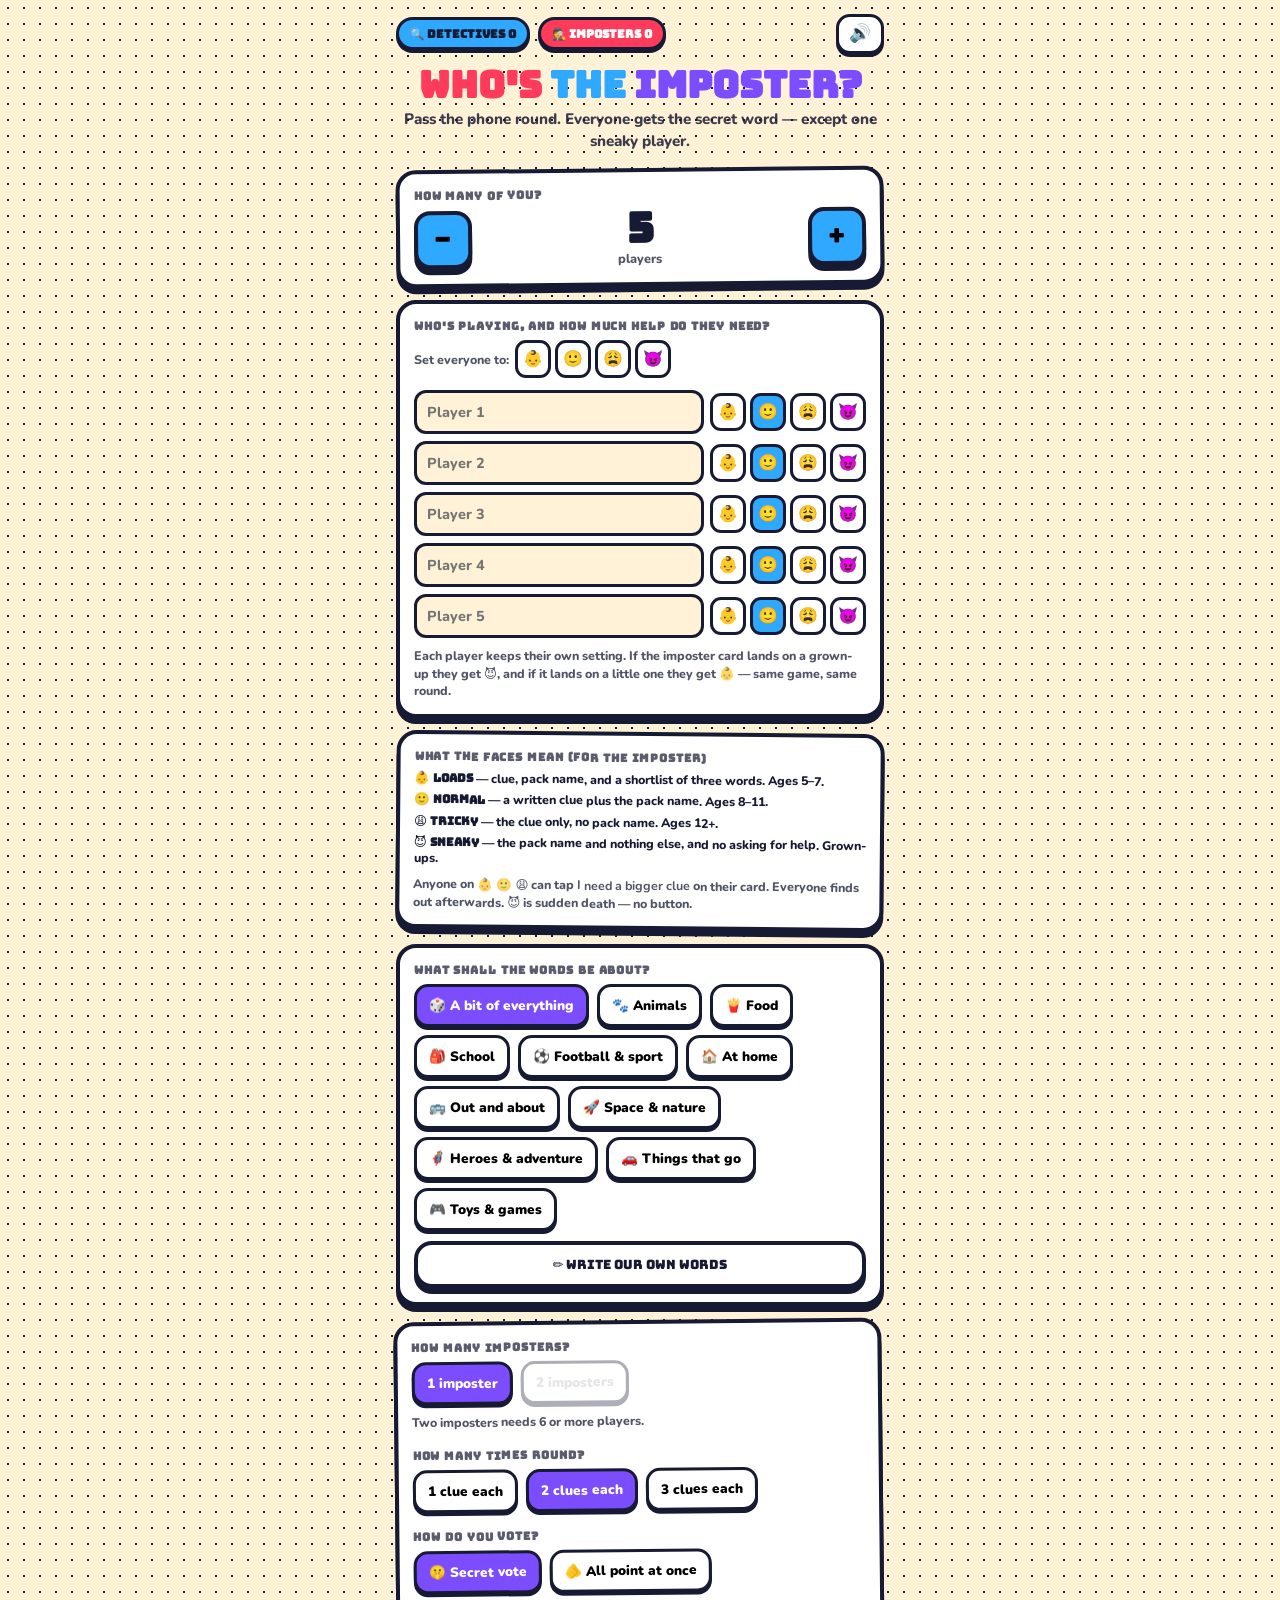
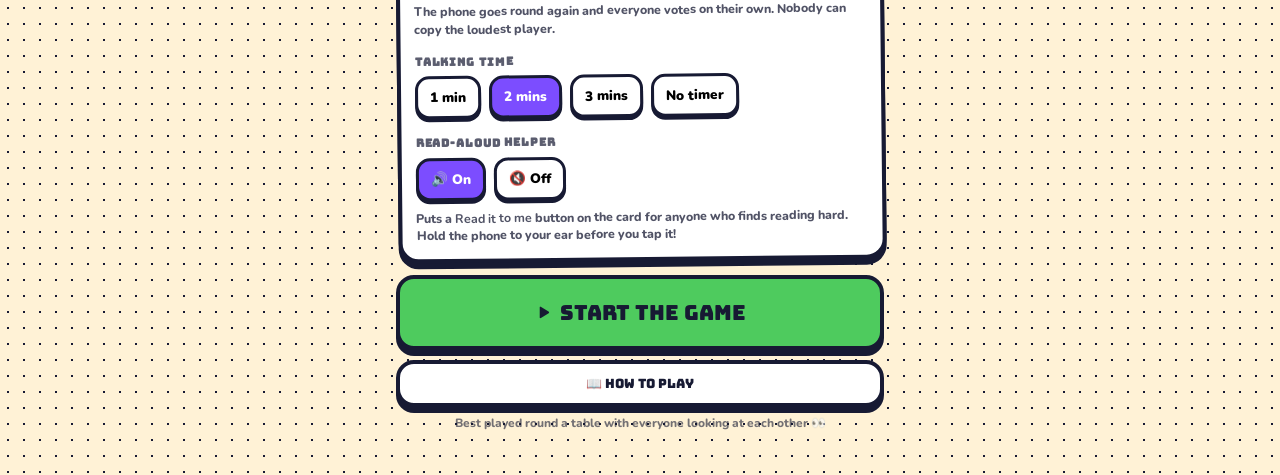
<file: index.html>
<!DOCTYPE html>
<html lang="en-GB">
<head>
<meta charset="utf-8">
<meta name="viewport" content="width=device-width, initial-scale=1, viewport-fit=cover">
<title>Who's the Imposter? — Party Game</title>
<link rel="preconnect" href="https://fonts.googleapis.com">
<link rel="preconnect" href="https://fonts.gstatic.com" crossorigin>
<link href="https://fonts.googleapis.com/css2?family=Bungee&family=Nunito:wght@700;800;900&display=swap" rel="stylesheet">
<link rel="stylesheet" href="style.css">
</head>
<body>
<div class="app">

  <div class="topbar">
    <div class="scores">
      <span class="chip detectives">🔍 DETECTIVES <span id="scoreCrew">0</span></span>
      <span class="chip imposters">🕵️ IMPOSTERS <span id="scoreImp">0</span></span>
    </div>
    <button class="icon-btn" id="soundBtn" aria-label="Turn sound off">🔊</button>
  </div>

  <section class="screen is-active" id="s-home">
    <h1><span class="l1">WHO'S</span> <span class="l2">THE</span> <span class="l3">IMPOSTER?</span></h1>
    <p class="sub">Pass the phone round. Everyone gets the secret word — except one sneaky player.</p>

    <div class="panel tilt">
      <p class="eyebrow">HOW MANY OF YOU?</p>
      <div class="stepper">
        <button class="step-btn" id="minusPlayers" aria-label="Fewer players">–</button>
        <div><div class="step-val" id="playerCount">5</div><div class="step-lbl">players</div></div>
        <button class="step-btn" id="plusPlayers" aria-label="More players">+</button>
      </div>
    </div>

    <div class="panel">
      <p class="eyebrow">WHO'S PLAYING, AND HOW MUCH HELP DO THEY NEED?</p>
      <div class="setall"><span>Set everyone to:</span><div class="lvlset" id="setAll">
        <button class="lvl" data-level="1" aria-label="Everyone: loads of help">👶</button>
        <button class="lvl" data-level="2" aria-label="Everyone: normal help">🙂</button>
        <button class="lvl" data-level="3" aria-label="Everyone: tricky">😩</button>
        <button class="lvl" data-level="4" aria-label="Everyone: sneaky">😈</button>
      </div></div>
      <div id="playerRows"></div>
      <p class="note">Each player keeps their own setting. If the imposter card lands on a grown-up they get 😈, and if it lands on a little one they get 👶 — same game, same round.</p>
    </div>

    <div class="panel tilt-r">
      <p class="eyebrow">WHAT THE FACES MEAN (FOR THE IMPOSTER)</p>
      <div class="keyline">
        <div>👶 <b>LOADS</b> — clue, pack name, and a shortlist of three words. Ages 5–7.</div>
        <div>🙂 <b>NORMAL</b> — a written clue plus the pack name. Ages 8–11.</div>
        <div>😩 <b>TRICKY</b> — the clue only, no pack name. Ages 12+.</div>
        <div>😈 <b>SNEAKY</b> — the pack name and nothing else, and no asking for help. Grown-ups.</div>
      </div>
      <p class="note">Anyone on 👶 🙂 😩 can tap <b>I need a bigger clue</b> on their card. Everyone finds out afterwards. 😈 is sudden death — no button.</p>
    </div>

    <div class="panel">
      <p class="eyebrow">WHAT SHALL THE WORDS BE ABOUT?</p>
      <div class="pills" id="catPills"></div>
      <button class="btn ghost small" id="customBtn" style="margin-top:10px">✏️ Write our own words</button>
    </div>

    <div class="panel tilt">
      <p class="eyebrow">HOW MANY IMPOSTERS?</p>
      <div class="pills" id="impPills"><button class="pill on" data-imp="1">1 imposter</button><button class="pill" data-imp="2">2 imposters</button></div>
      <p class="note" id="impNote">Two imposters needs 6 or more players.</p>

      <p class="eyebrow" style="margin-top:16px">HOW MANY TIMES ROUND?</p>
      <div class="pills" id="roundPills"><button class="pill" data-rounds="1">1 clue each</button><button class="pill on" data-rounds="2">2 clues each</button><button class="pill" data-rounds="3">3 clues each</button></div>

      <p class="eyebrow" style="margin-top:16px">HOW DO YOU VOTE?</p>
      <div class="pills" id="votePills"><button class="pill on" data-vote="secret">🤫 Secret vote</button><button class="pill" data-vote="quick">🫵 All point at once</button></div>
      <p class="note" id="voteNote"></p>

      <p class="eyebrow" style="margin-top:16px">TALKING TIME</p>
      <div class="pills" id="timePills"><button class="pill" data-time="60">1 min</button><button class="pill on" data-time="120">2 mins</button><button class="pill" data-time="180">3 mins</button><button class="pill" data-time="0">No timer</button></div>

      <p class="eyebrow" style="margin-top:16px">READ-ALOUD HELPER</p>
      <div class="pills" id="readPills"><button class="pill on" data-read="1">🔊 On</button><button class="pill" data-read="0">🔇 Off</button></div>
      <p class="note">Puts a <b>Read it to me</b> button on the card for anyone who finds reading hard. Hold the phone to your ear before you tap it!</p>
    </div>

    <button class="btn green" id="startBtn" style="font-size:1.3rem;padding:20px">▶ START THE GAME</button>
    <div style="height:10px"></div>
    <div class="btn-row"><button class="btn ghost small" id="rulesBtn">📖 How to play</button><button class="btn ghost small hidden" id="scoreBtn">🏆 Scoreboard</button></div>
    <footer>Best played round a table with everyone looking at each other 👀</footer>
  </section>

  <section class="screen" id="s-rules">
    <h2>📖 How to play</h2>
    <div class="panel"><ol class="rules-list">
      <li>Pass the phone round. Everyone taps the pack to see their own secret word — <b>keep it hidden!</b></li>
      <li>One player is the <b>imposter</b>. They don't get the word, they get a clue about it instead.</li>
      <li>Take turns saying <b>one word</b> about your secret word. Never say the word itself.</li>
      <li>Go round as many times as you chose, then everyone votes.</li>
      <li>Stuck as the imposter? Tap <b>I need a bigger clue</b> on your card. Everyone finds out afterwards.</li>
      <li><b>Detectives win</b> if they catch the imposter. <b>Imposter wins</b> if they get away — or if they're caught but can still guess the secret word.</li>
    </ol></div>
    <div class="panel tilt-r"><p class="eyebrow">POINTS</p><div class="keyline"><div><b>+1</b> — you voted for an imposter</div><div><b>+2</b> — you were the imposter and got away with it</div><div><b>+1</b> — you were caught, but guessed the secret word</div></div></div>
    <div class="panel"><p class="eyebrow">GOOD CLUES / BAD CLUES</p><p style="margin:0">Secret word is <b>Goalkeeper</b>. A good clue is “gloves”. A rubbish clue is “football” — it's so obvious the imposter can just copy it.</p></div>
    <button class="btn blue" id="rulesBack">← Back</button>
  </section>

  <section class="screen" id="s-custom">
    <h2>✏️ Our own words</h2>
    <div class="panel"><p>One per line, like this:</p><p style="font-family:var(--display);font-size:.8rem;margin:0 0 10px">GRANDMA'S DOG | A pet somebody in this room knows</p><p style="margin:0">The bit after the <b>|</b> is the clue the imposter gets. Keep it clear but don't give it away.</p></div>
    <div class="panel tilt"><textarea class="pad" id="customText" spellcheck="false" placeholder="Grandma's dog | A pet somebody in this room knows
Our caravan | Somewhere this family has stayed
Dad's snoring | A noise you hear at home"></textarea><p class="note" id="customCount">0 words ready</p><div class="btn-row" style="margin-top:10px"><button class="btn small ghost" id="customExample">💡 Example</button><button class="btn small ghost" id="customClear">🧹 Clear</button></div></div>
    <div class="panel tilt-r"><p class="note" style="margin:0">These words only last until you close the page. Copy the text somewhere safe and paste it back next time.</p></div>
    <button class="btn green" id="customSave">✔ USE THESE WORDS</button><div style="height:10px"></div><button class="btn ghost small" id="customBack">← Back without saving</button>
  </section>

  <section class="screen" id="s-scores"><h2>🏆 Scoreboard</h2><div class="panel" id="boardPanel"></div><button class="btn blue" id="scoresBack">← Back</button><div style="height:10px"></div><button class="btn ghost small" id="resetScoreBtn">🧹 Reset everything to zero</button></section>

  <section class="screen" id="s-reveal"><div class="pass"><p class="eyebrow">PASS THE PHONE TO</p><div class="who" id="passName">Player 1</div></div><div class="pack" id="pack"><div class="pack-inner"><div class="pack-face pack-front" id="packFront" role="button" tabindex="0" aria-label="Tap to open your pack"><div class="q">?</div><div class="tap">TAP TO OPEN</div><div class="tiny">Make sure nobody else can see the screen!</div></div><div class="pack-face pack-back"><div class="role-label" id="roleLabel">YOUR SECRET WORD</div><div id="roleBody"></div></div></div></div><button class="btn blue hidden" id="nextPlayerBtn">🙈 HIDE &amp; PASS ON →</button></section>

  <section class="screen" id="s-play"><div style="text-align:center"><span class="roundpill" id="roundPill">CLUE ROUND 1 OF 2</span></div><h2>🗣️ Say your clue</h2><div class="panel"><p style="margin:0">Go round in this order. Say <b>one word</b> about the secret word — don't say the word itself!</p></div><div class="panel tilt"><p class="eyebrow">TURN ORDER</p><ol class="order" id="orderList"></ol></div><div class="panel tilt-r" id="timerPanel"><div class="clock" id="clock">2:00</div><div class="btn-row"><button class="btn small green" id="timerStart">▶ START</button><button class="btn small ghost" id="timerReset">↺ RESET</button></div></div><button class="btn red" id="nextPhaseBtn">🗳️ TIME TO VOTE</button></section>

  <section class="screen" id="s-vote"><h2>🗳️ Who's the imposter?</h2><div class="panel"><p style="margin:0" id="voteHint"></p></div><div class="vote-grid" id="voteGrid"></div><div style="height:14px"></div><button class="btn red" id="revealBtn" disabled>👀 REVEAL THE TRUTH</button></section>

  <section class="screen" id="s-ballot"><div class="pass"><p class="eyebrow">PASS THE PHONE TO</p><div class="who" id="ballotName">Player 1</div></div><div class="panel" id="ballotAsk"><p style="margin:0">Who do you think it is? Nobody else will see your answer.</p></div><div class="vote-grid" id="ballotGrid"></div><div class="panel tilt hidden" id="ballotLock"><div class="lockbox"><div class="big">🔒</div><p style="margin:10px 0 0">Vote locked in.</p></div></div><div style="height:14px"></div><button class="btn blue hidden" id="ballotNext">🙈 HIDE &amp; PASS ON →</button></section>

  <section class="screen" id="s-tie"><div class="banner lose">🤝 IT'S A TIE!</div><div class="panel"><div id="tieTally"></div></div><button class="btn green" id="tieAgain">🔁 EVERYONE VOTE AGAIN</button><div style="height:10px"></div><button class="btn ghost small" id="tieNobody">🤷 Nobody gets caught</button></section>

  <section class="screen" id="s-result"><div class="banner" id="resultBanner"></div><div class="panel"><div class="fact"><span>The secret word was</span><b id="rWord"></b></div><div class="fact"><span>The imposter was</span><b id="rImp"></b></div><div class="fact"><span>Voted out</span><b id="rVote"></b></div><div class="fact hidden" id="rHelpRow"><span>Asked for a bigger clue</span><b id="rHelp"></b></div></div><div class="panel tilt hidden" id="tallyPanel"><p class="eyebrow">HOW EVERYONE VOTED</p><div id="resultTally"></div></div><div class="panel tilt-r hidden" id="guessPanel"><p class="eyebrow">LAST CHANCE FOR THE IMPOSTER</p><p id="guessPrompt"></p><div class="btn-row"><button class="btn small green" id="guessYes">✅ GOT IT RIGHT</button><button class="btn small ghost" id="guessNo">❌ GOT IT WRONG</button></div></div><div class="panel hidden" id="resultBoard"><p class="eyebrow">SCOREBOARD</p><div id="boardRows"></div></div><div id="resultActions" class="hidden"><button class="btn green" id="nextRoundBtn">🔁 NEXT ROUND (same players)</button><div style="height:10px"></div><button class="btn ghost small" id="newGameBtn">🏠 Back to the start</button></div></section>

</div>
<script src="packs.js"></script>
<script src="app.js"></script>
</body>
</html>
</file>
<file: style.css>
/* ---------- tokens ---------- */
:root{
  --ink:#171A33;
  --paper:#FFF2D6;
  --strawberry:#FF3B5C;
  --sunshine:#FFC93C;
  --sky:#2FA8FF;
  --lime:#4ECB5E;
  --grape:#7C4DFF;
  --display:'Bungee','Trebuchet MS',system-ui,sans-serif;
  --body:'Nunito','Trebuchet MS',system-ui,sans-serif;
  --line:4px solid var(--ink);
  --pop:0 6px 0 var(--ink);
}
*{box-sizing:border-box;-webkit-tap-highlight-color:transparent}
html,body{margin:0;padding:0}
body{
  font-family:var(--body);font-weight:800;color:var(--ink);
  background-color:var(--paper);
  background-image:radial-gradient(var(--ink) 1.4px, transparent 1.5px);
  background-size:16px 16px;
  min-height:100dvh;padding:env(safe-area-inset-top) 0 env(safe-area-inset-bottom);
}
.app{max-width:520px;margin:0 auto;padding:14px 16px 44px}
.topbar{display:flex;align-items:center;gap:8px;margin-bottom:12px}
.scores{display:flex;gap:8px;flex:1;flex-wrap:wrap}
.chip{font-family:var(--display);font-size:.72rem;border:3px solid var(--ink);border-radius:999px;padding:6px 11px;background:#fff;box-shadow:0 3px 0 var(--ink);white-space:nowrap}
.chip.detectives{background:var(--sky)}
.chip.imposters{background:var(--strawberry);color:#fff}
.icon-btn{font-size:1.1rem;line-height:1;background:#fff;border:3px solid var(--ink);border-radius:14px;padding:8px 10px;box-shadow:0 3px 0 var(--ink);cursor:pointer}
.icon-btn:active{transform:translateY(3px);box-shadow:none}
h1{font-family:var(--display);font-size:clamp(1.6rem,8vw,2.3rem);line-height:1.05;margin:0 0 4px;text-align:center}
h1 .l1{color:var(--strawberry)}h1 .l2{color:var(--sky)}h1 .l3{color:var(--grape)}
h2{font-family:var(--display);font-size:1.15rem;margin:0 0 10px;line-height:1.2}
.sub{text-align:center;font-size:.95rem;margin:0 0 16px;opacity:.85}
.eyebrow{font-family:var(--display);font-size:.7rem;letter-spacing:.08em;opacity:.7;margin:0 0 6px}
p{margin:0 0 10px;line-height:1.45}
.note{font-size:.78rem;opacity:.75;margin:9px 0 0;line-height:1.4}
.panel{background:#fff;border:var(--line);border-radius:20px;padding:14px;margin-bottom:14px;box-shadow:var(--pop)}
.panel.tilt{transform:rotate(-.6deg)}
.panel.tilt-r{transform:rotate(.5deg)}
.btn{display:block;width:100%;font-family:var(--display);font-size:1rem;color:var(--ink);background:var(--sunshine);border:var(--line);border-radius:18px;padding:16px 18px;box-shadow:var(--pop);cursor:pointer;text-align:center;transition:transform .08s ease,box-shadow .08s ease}
.btn:active{transform:translateY(6px);box-shadow:0 0 0 var(--ink)}
.btn.blue{background:var(--sky)}
.btn.green{background:var(--lime)}
.btn.red{background:var(--strawberry);color:#fff}
.btn.ghost{background:#fff}
.btn.small{font-size:.8rem;padding:11px 12px}
.btn[disabled]{opacity:.4;pointer-events:none}
.btn-row{display:flex;gap:10px}
.btn-row .btn{flex:1}
:focus-visible{outline:4px solid var(--grape);outline-offset:3px}
.stepper{display:flex;align-items:center;justify-content:space-between;gap:12px}
.step-btn{font-family:var(--display);font-size:1.5rem;width:58px;height:58px;border:var(--line);border-radius:16px;background:var(--sky);box-shadow:var(--pop);cursor:pointer;line-height:1}
.step-btn:active{transform:translateY(6px);box-shadow:none}
.step-val{font-family:var(--display);font-size:2.6rem;line-height:1;text-align:center}
.step-lbl{font-size:.8rem;text-align:center;opacity:.75}
.pills{display:flex;flex-wrap:wrap;gap:8px}
.pill{font-family:var(--body);font-weight:900;font-size:.85rem;background:#fff;border:3px solid var(--ink);border-radius:14px;padding:9px 12px;box-shadow:0 3px 0 var(--ink);cursor:pointer}
.pill:active{transform:translateY(3px);box-shadow:none}
.pill.on{background:var(--grape);color:#fff}
.pill[disabled]{opacity:.35;pointer-events:none}
.prow{display:flex;align-items:center;gap:6px;margin-bottom:7px}
.prow input{flex:1;min-width:0;font-family:var(--body);font-weight:800;font-size:.9rem;padding:9px 10px;border:3px solid var(--ink);border-radius:12px;background:var(--paper)}
.lvlset{display:flex;gap:4px}
.lvl{width:36px;height:38px;font-size:1rem;line-height:1;background:#fff;border:3px solid var(--ink);border-radius:11px;cursor:pointer;padding:0}
.lvl:active{transform:translateY(2px)}
.lvl.on[data-level="1"]{background:var(--lime)}
.lvl.on[data-level="2"]{background:var(--sky)}
.lvl.on[data-level="3"]{background:var(--sunshine)}
.lvl.on[data-level="4"]{background:var(--strawberry)}
.keyline{display:flex;flex-direction:column;gap:5px;font-size:.78rem;line-height:1.3}
.keyline b{font-family:var(--display);font-size:.72rem}
.setall{display:flex;align-items:center;gap:6px;flex-wrap:wrap;margin-bottom:12px}
.setall span{font-size:.78rem;opacity:.75}
.hidden{display:none !important}
textarea.pad{width:100%;min-height:170px;font-family:var(--body);font-weight:800;font-size:.88rem;padding:11px;border:3px solid var(--ink);border-radius:14px;background:var(--paper);line-height:1.5;resize:vertical}
.screen{display:none;animation:pop .25s ease}
.screen.is-active{display:block}
@keyframes pop{from{opacity:0;transform:translateY(10px) scale(.98)}to{opacity:1;transform:none}}
.pass{text-align:center;margin-bottom:12px}
.pass .who{font-family:var(--display);font-size:1.8rem;line-height:1.1;color:var(--grape)}
.pack{perspective:1400px;margin:0 auto 16px;max-width:340px}
.pack-inner{position:relative;display:grid;width:100%;min-height:390px;transform-style:preserve-3d;transition:transform .55s cubic-bezier(.2,.85,.3,1)}
.pack.is-open .pack-inner{transform:rotateY(180deg)}
.pack-face{grid-area:1/1;position:relative;backface-visibility:hidden;-webkit-backface-visibility:hidden;border:var(--line);border-radius:24px;box-shadow:var(--pop);display:flex;flex-direction:column;align-items:center;justify-content:center;padding:20px;text-align:center;overflow:hidden}
.pack-front{background:var(--sunshine);cursor:pointer}
.pack-front::after{content:"";position:absolute;top:-60%;left:-40%;width:40%;height:220%;background:linear-gradient(90deg,transparent,rgba(255,255,255,.85),transparent);transform:rotate(18deg);animation:foil 2.6s linear infinite}
@keyframes foil{0%{left:-45%}60%{left:120%}100%{left:120%}}
.pack-front .q{font-family:var(--display);font-size:5rem;line-height:1}
.pack-front .tap{font-family:var(--display);font-size:1rem;margin-top:14px}
.pack-front .tiny{font-size:.8rem;margin-top:8px;opacity:.8;max-width:230px}
.pack-back{transform:rotateY(180deg);background:var(--lime)}
.pack.imposter .pack-back{background:var(--strawberry);color:#fff}
.role-label{font-family:var(--display);font-size:1rem;margin-bottom:10px}
.the-word{font-family:var(--display);line-height:1.05;word-break:break-word}
.the-word.xl{font-size:2.6rem}.the-word.lg{font-size:2rem}.the-word.md{font-size:1.5rem}
.clue-box{background:#fff;color:var(--ink);border:var(--line);border-radius:16px;padding:12px 14px;margin:6px 0 10px}
.clue-box .clue{font-size:1.15rem;line-height:1.3}
.cat-tag{display:inline-block;font-family:var(--display);font-size:.72rem;background:#fff;color:var(--ink);border:3px solid var(--ink);border-radius:999px;padding:5px 11px;margin-top:8px}
.level-badge{display:inline-block;font-family:var(--display);font-size:.62rem;letter-spacing:.06em;background:var(--ink);color:#fff;border-radius:999px;padding:4px 10px;margin-bottom:8px}
.shortlist{margin-top:12px;width:100%}
.chips{display:flex;flex-wrap:wrap;gap:6px;justify-content:center}
.mini{font-family:var(--body);font-weight:900;font-size:.85rem;background:#fff;color:var(--ink);border:3px solid var(--ink);border-radius:12px;padding:6px 10px;box-shadow:0 3px 0 var(--ink)}
.tip{font-size:.82rem;margin-top:10px;max-width:255px;line-height:1.35}
.cardbtns{display:flex;gap:8px;flex-wrap:wrap;justify-content:center;margin-top:13px}
.cardbtn{font-family:var(--display);font-size:.68rem;background:#fff;color:var(--ink);border:3px solid var(--ink);border-radius:13px;padding:10px 12px;box-shadow:0 3px 0 var(--ink);cursor:pointer}
.cardbtn:active{transform:translateY(3px);box-shadow:none}
.roundpill{display:inline-block;font-family:var(--display);font-size:.72rem;background:var(--grape);color:#fff;border:3px solid var(--ink);border-radius:999px;padding:6px 12px;box-shadow:0 3px 0 var(--ink);margin-bottom:10px}
.order{list-style:none;margin:0;padding:0;display:flex;flex-direction:column;gap:8px}
.order li{display:flex;align-items:center;gap:10px;background:var(--paper);border:3px solid var(--ink);border-radius:14px;padding:9px 11px}
.order .num{font-family:var(--display);font-size:.85rem;background:var(--sunshine);border:3px solid var(--ink);border-radius:10px;min-width:32px;text-align:center;padding:3px 0}
.order li.first{background:var(--sunshine)}
.order .starts{margin-left:auto;font-size:.72rem;font-family:var(--display)}
.clock{font-family:var(--display);font-size:3.4rem;text-align:center;line-height:1;margin:6px 0 12px}
.clock.warn{color:var(--strawberry);animation:tick .5s steps(2) infinite}
@keyframes tick{50%{transform:scale(1.06)}}
.vote-grid{display:grid;grid-template-columns:1fr 1fr;gap:10px}
.vote-btn{font-family:var(--body);font-weight:900;font-size:.95rem;background:#fff;border:var(--line);border-radius:16px;padding:16px 8px;box-shadow:var(--pop);cursor:pointer;word-break:break-word}
.vote-btn:active{transform:translateY(6px);box-shadow:none}
.vote-btn.picked{background:var(--strawberry);color:#fff}
.vote-btn[disabled]{opacity:.3;pointer-events:none}
.lockbox{text-align:center;padding:26px 10px}
.lockbox .big{font-family:var(--display);font-size:2.4rem;line-height:1}
.tallyrow{display:flex;align-items:center;gap:9px;margin-bottom:8px;font-size:.9rem}
.tallyrow .nm{min-width:78px}
.bar{flex:1;height:20px;background:var(--paper);border:3px solid var(--ink);border-radius:999px;overflow:hidden}
.bar span{display:block;height:100%;background:var(--strawberry)}
.tallyrow .ct{font-family:var(--display);font-size:.8rem;min-width:18px;text-align:right}
.banner{font-family:var(--display);font-size:1.5rem;text-align:center;border:var(--line);border-radius:20px;padding:18px 14px;box-shadow:var(--pop);margin-bottom:14px;line-height:1.15}
.banner.win{background:var(--lime)}
.banner.lose{background:var(--strawberry);color:#fff}
.fact{display:flex;justify-content:space-between;gap:10px;padding:9px 0;border-bottom:3px dotted rgba(23,26,51,.25);font-size:.95rem}
.fact:last-child{border:0}
.fact b{font-family:var(--display);font-size:.9rem;text-align:right}
.boardrow{display:flex;align-items:center;gap:10px;padding:9px 0;border-bottom:3px dotted rgba(23,26,51,.25);font-size:.95rem}
.boardrow:last-child{border:0}
.boardrow .pos{font-family:var(--display);font-size:1rem;min-width:28px}
.boardrow .pts{margin-left:auto;font-family:var(--display);font-size:1rem}
.boardrow.lead{background:var(--sunshine);border-radius:12px;padding:9px 10px;border-bottom:0}
.rules-list{padding-left:20px;margin:0}
.rules-list li{margin-bottom:9px;line-height:1.4}
footer{text-align:center;font-size:.75rem;opacity:.6;margin-top:8px}
@media (prefers-reduced-motion:reduce){*{animation:none !important;transition:none !important}}
</file>
